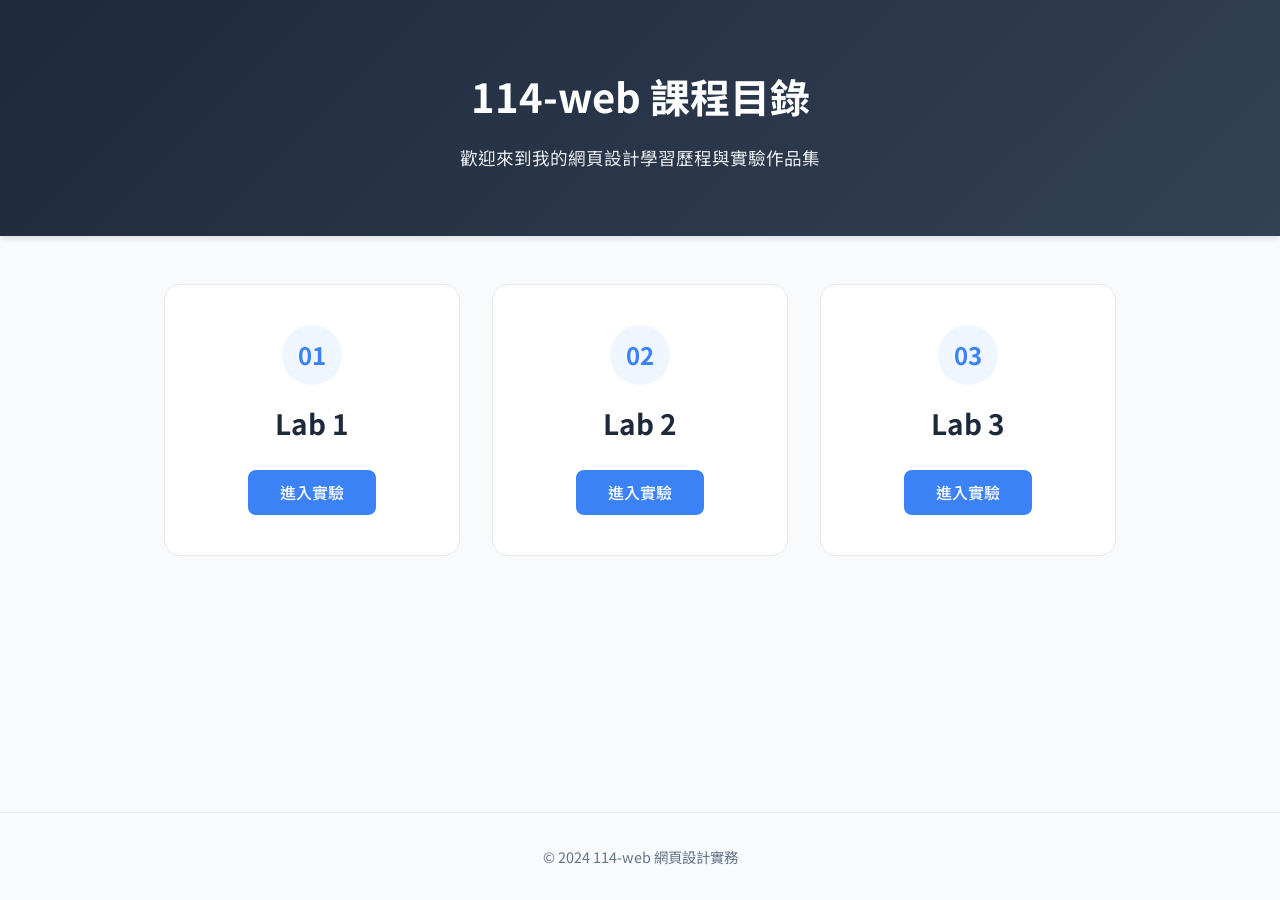
<file: index.html>
<!DOCTYPE html>
<html lang="zh-TW">
<head>
    <meta charset="UTF-8">
    <meta name="viewport" content="width=device-width, initial-scale=1.0">
    <title>114-web 課程實驗導覽</title>
    <!-- 使用 Google Fonts 提升質感 -->
    <link href="https://fonts.googleapis.com/css2?family=Noto+Sans+TC:wght@400;700&display=swap" rel="stylesheet">
    <style>
        :root {
            --primary-color: #3b82f6;
            --bg-color: #f8fafc;
            --card-bg: #ffffff;
            --text-main: #1e293b;
            --text-muted: #64748b;
        }

        * {
            box-sizing: border-box;
            margin: 0;
            padding: 0;
        }

        body {
            font-family: 'Noto Sans TC', sans-serif;
            background-color: var(--bg-color);
            color: var(--text-main);
            line-height: 1.6;
            display: flex;
            flex-direction: column;
            min-height: 100vh;
        }

        header {
            background: linear-gradient(135deg, #1e293b 0%, #334155 100%);
            color: white;
            padding: 4rem 2rem;
            text-align: center;
            box-shadow: 0 4px 6px -1px rgba(0, 0, 0, 0.1);
        }

        header h1 {
            font-size: 2.5rem;
            margin-bottom: 1rem;
        }

        header p {
            font-size: 1.1rem;
            opacity: 0.9;
        }

        main {
            flex: 1;
            max-width: 1000px;
            margin: 0 auto;
            padding: 3rem 1.5rem;
            width: 100%;
        }

        .lab-grid {
            display: grid;
            grid-template-columns: repeat(auto-fit, minmax(250px, 1fr));
            gap: 2rem;
        }

        .lab-card {
            background: var(--card-bg);
            border-radius: 1rem;
            padding: 2.5rem 2rem;
            text-align: center;
            transition: transform 0.3s ease, box-shadow 0.3s ease;
            text-decoration: none;
            color: inherit;
            border: 1px solid #e2e8f0;
            display: flex;
            flex-direction: column;
            align-items: center;
        }

        .lab-card:hover {
            transform: translateY(-8px);
            box-shadow: 0 20px 25px -5px rgba(0, 0, 0, 0.1);
            border-color: var(--primary-color);
        }

        .icon-circle {
            width: 60px;
            height: 60px;
            background-color: #eff6ff;
            border-radius: 50%;
            display: flex;
            align-items: center;
            justify-content: center;
            margin-bottom: 1rem;
            color: var(--primary-color);
            font-size: 1.5rem;
            font-weight: bold;
        }

        .lab-card h2 {
            margin-bottom: 1.5rem;
            font-size: 1.75rem;
        }

        .btn {
            display: inline-block;
            padding: 0.6rem 2rem;
            background-color: var(--primary-color);
            color: white;
            border-radius: 0.5rem;
            font-weight: 500;
            transition: background-color 0.2s;
        }

        .lab-card:hover .btn {
            background-color: #2563eb;
        }

        footer {
            text-align: center;
            padding: 2rem;
            color: var(--text-muted);
            font-size: 0.9rem;
            border-top: 1px solid #e2e8f0;
        }

        @media (max-width: 640px) {
            header {
                padding: 2.5rem 1rem;
            }
            header h1 {
                font-size: 1.8rem;
            }
        }
    </style>
</head>
<body>

    <header>
        <h1>114-web 課程目錄</h1>
        <p>歡迎來到我的網頁設計學習歷程與實驗作品集</p>
    </header>

    <main>
        <div class="lab-grid">
            <!-- Lab 1 連結 -->
            <a href="lab1/index.html" class="lab-card">
                <div class="icon-circle">01</div>
                <h2>Lab 1</h2>
                <div class="btn">進入實驗</div>
            </a>

            <!-- Lab 2 連結 -->
            <a href="lab2/index.html" class="lab-card">
                <div class="icon-circle">02</div>
                <h2>Lab 2</h2>
                <div class="btn">進入實驗</div>
            </a>

            <!-- Lab 3 連結 -->
            <a href="lab3/index.html" class="lab-card">
                <div class="icon-circle">03</div>
                <h2>Lab 3</h2>
                <div class="btn">進入實驗</div>
            </a>
        </div>
    </main>

    <footer>
        <p>&copy; 2024 114-web 網頁設計實務</p>
    </footer>

</body>
</html>
</file>
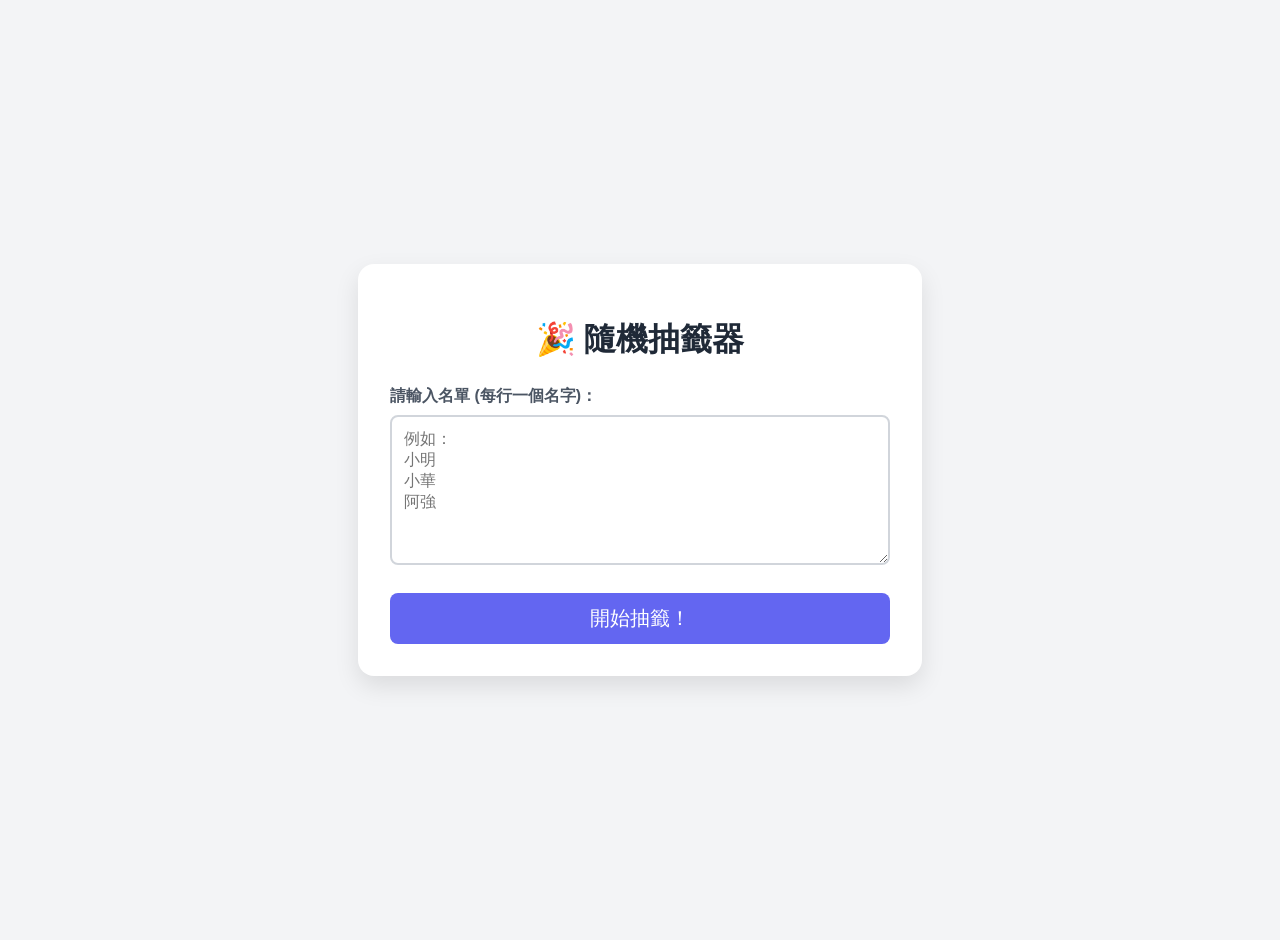
<file: lab1/index.html>
<!DOCTYPE html>
<html lang="zh-Hant">
<head>
    <meta charset="UTF-8">
    <meta name="viewport" content="width=device-width, initial-scale=1.0">
    <title>簡單隨機抽籤工具</title>
    <style>
        /* CSS 樣式設定 */
        :root {
            --primary-color: #6366f1;
            --primary-hover: #4f46e5;
            --bg-color: #f3f4f6;
            --card-bg: #ffffff;
        }

        body {
            font-family: "Microsoft JhengHei", -apple-system, BlinkMacSystemFont, "Segoe UI", Roboto, sans-serif;
            background-color: var(--bg-color);
            display: flex;
            justify-content: center;
            align-items: center;
            min-height: 100vh;
            margin: 0;
            padding: 20px;
        }

        .container {
            background-color: var(--card-bg);
            padding: 2rem;
            border-radius: 1rem;
            box-shadow: 0 10px 25px rgba(0, 0, 0, 0.1);
            width: 100%;
            max-width: 500px;
            text-align: center;
        }

        h1 {
            color: #1f2937;
            margin-bottom: 1.5rem;
        }

        .input-group {
            margin-bottom: 1.5rem;
            text-align: left;
        }

        label {
            display: block;
            margin-bottom: 0.5rem;
            color: #4b5563;
            font-weight: bold;
        }

        textarea {
            width: 100%;
            height: 150px;
            padding: 0.75rem;
            border: 2px solid #d1d5db;
            border-radius: 0.5rem;
            font-size: 1rem;
            resize: vertical;
            box-sizing: border-box;
            transition: border-color 0.2s;
        }

        textarea:focus {
            outline: none;
            border-color: var(--primary-color);
        }

        button {
            background-color: var(--primary-color);
            color: white;
            border: none;
            padding: 0.75rem 2rem;
            font-size: 1.25rem;
            border-radius: 0.5rem;
            cursor: pointer;
            width: 100%;
            transition: background-color 0.2s, transform 0.1s;
        }

        button:hover {
            background-color: var(--primary-hover);
        }

        button:active {
            transform: scale(0.98);
        }

        #result-container {
            margin-top: 2rem;
            padding: 1.5rem;
            border-radius: 0.5rem;
            background-color: #fef3c7;
            border: 2px dashed #f59e0b;
            display: none; /* 預設隱藏 */
        }

        #result-container.show {
            display: block;
            animation: bounceIn 0.5s ease-out;
        }

        .result-label {
            color: #92400e;
            font-size: 0.875rem;
            text-transform: uppercase;
            letter-spacing: 0.05em;
            margin-bottom: 0.5rem;
        }

        .winner-name {
            color: #b45309;
            font-size: 2.5rem;
            font-weight: 800;
            word-wrap: break-word;
        }

        /* 簡單的動畫效果 */
        @keyframes bounceIn {
            0% { transform: scale(0.3); opacity: 0; }
            50% { transform: scale(1.05); opacity: 1; }
            70% { transform: scale(0.9); }
            100% { transform: scale(1); }
        }

        .empty-message {
            color: #ef4444;
            margin-top: 0.5rem;
            font-size: 0.875rem;
            display: none;
        }
    </style>
</head>
<body>

    <div class="container">
        <h1>🎉 隨機抽籤器</h1>
        
        <div class="input-group">
            <label for="nameList">請輸入名單 (每行一個名字)：</label>
            <textarea id="nameList" placeholder="例如：&#10;小明&#10;小華&#10;阿強"></textarea>
            <div id="errorMsg" class="empty-message">請先輸入名單喔！</div>
        </div>

        <button onclick="drawLuckyOne()">開始抽籤！</button>

        <div id="result-container">
            <div class="result-label">✨ 中獎的是 ✨</div>
            <div id="winner" class="winner-name">?</div>
        </div>
    </div>

    <script>
        // JavaScript 邏輯處理
        function drawLuckyOne() {
            const textarea = document.getElementById('nameList');
            const resultContainer = document.getElementById('result-container');
            const winnerDisplay = document.getElementById('winner');
            const errorMsg = document.getElementById('errorMsg');

            // 1. 取得文字內容並處理
            // .split('\n') 依照換行分割成陣列
            // .map(s => s.trim()) 去除每個名字前後的空白
            // .filter(s => s !== '') 過濾掉空白行
            const names = textarea.value.split('\n')
                .map(name => name.trim())
                .filter(name => name !== '');

            // 2. 檢查名單是否為空
            if (names.length === 0) {
                errorMsg.style.display = 'block';
                resultContainer.classList.remove('show');
                return;
            }

            // 隱藏錯誤訊息
            errorMsg.style.display = 'none';

            // 3. 執行隨機抽選
            // Math.random() 產生 0~1 之間的浮點數
            // 乘以長度後用 Math.floor 取整數，得到隨機的陣列索引
            const randomIndex = Math.floor(Math.random() * names.length);
            const winner = names[randomIndex];

            // 4. 顯示結果
            winnerDisplay.textContent = winner;
            
            // 重新觸發動畫（先移除 class 再加上去）
            resultContainer.classList.remove('show');
            void resultContainer.offsetWidth; // 觸發重繪 (Reflow) 以重啟動畫
            resultContainer.classList.add('show');
        }
    </script>
</body>
</html>
</file>
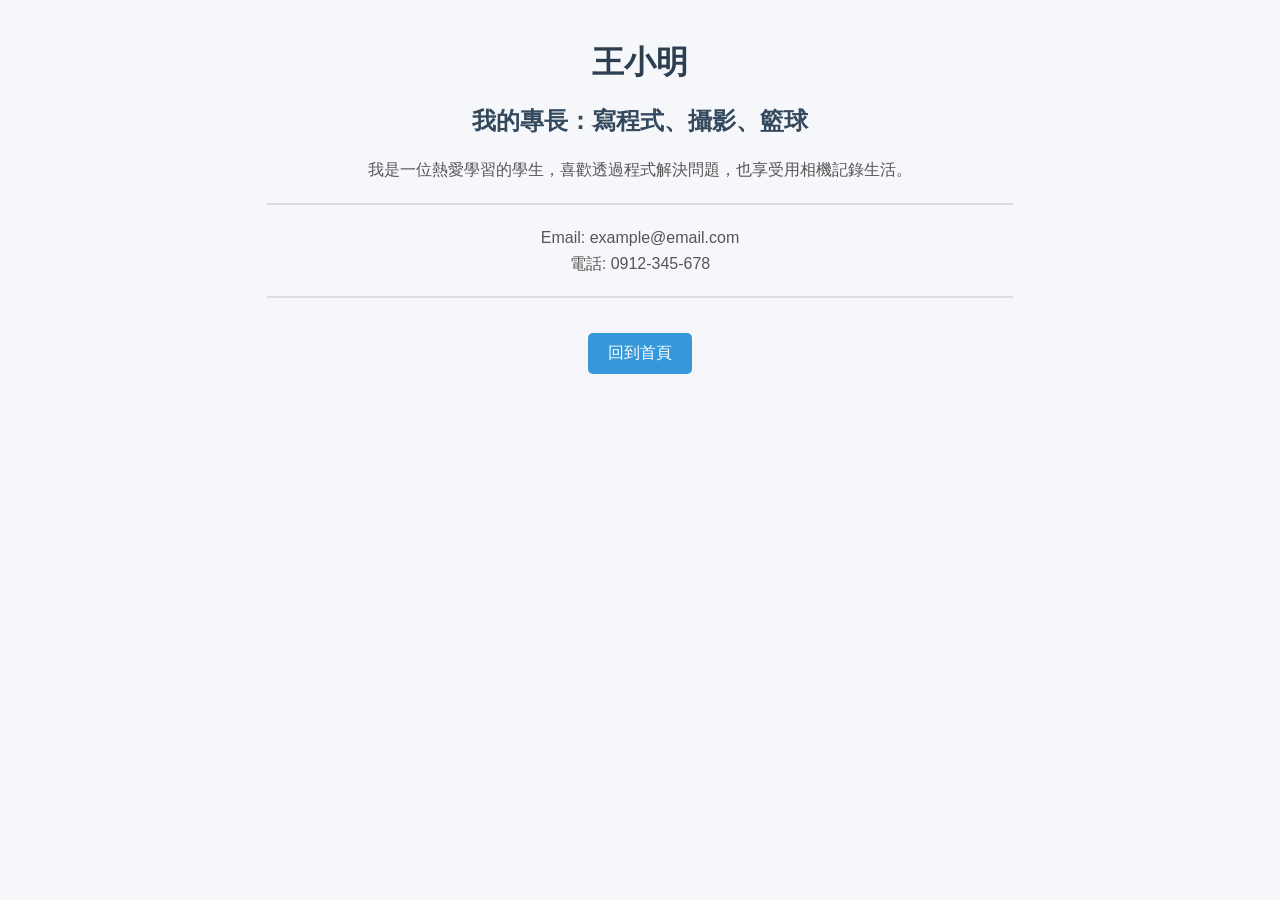
<file: lab2/index.html>
<!DOCTYPE html>
<html lang="zh-Hant">
<head>
    <meta charset="UTF-8"> <!-- 設定網頁編碼，避免中文亂碼 -->
    <meta name="viewport" content="width=device-width, initial-scale=1.0"> <!-- 讓手機也能正常顯示 -->
    <title>關於我</title> <!-- 瀏覽器分頁上顯示的標題 -->
    <link rel="stylesheet" href="style.css"> <!-- 連結外部CSS檔案，讓網頁更美觀 -->
</head>
<body>
    <!-- 主標題：我的名字 -->
    <h1>王小明</h1>

    <!-- 副標題：我的專長 -->
    <h2>我的專長：寫程式、攝影、籃球</h2>

    <!-- 自我介紹段落 -->
    <p>
        我是一位熱愛學習的學生，喜歡透過程式解決問題，也享受用相機記錄生活。
    </p>

    <!-- 分隔線 -->
    <hr>

    <!-- 聯絡資訊 -->
    <p>
        Email: example@email.com<br>
        電話: 0912-345-678
    </p>

    <hr>

    <!-- 回首頁 -->
    <a href="index.html">回到首頁</a>
</body>
</html>
</file>
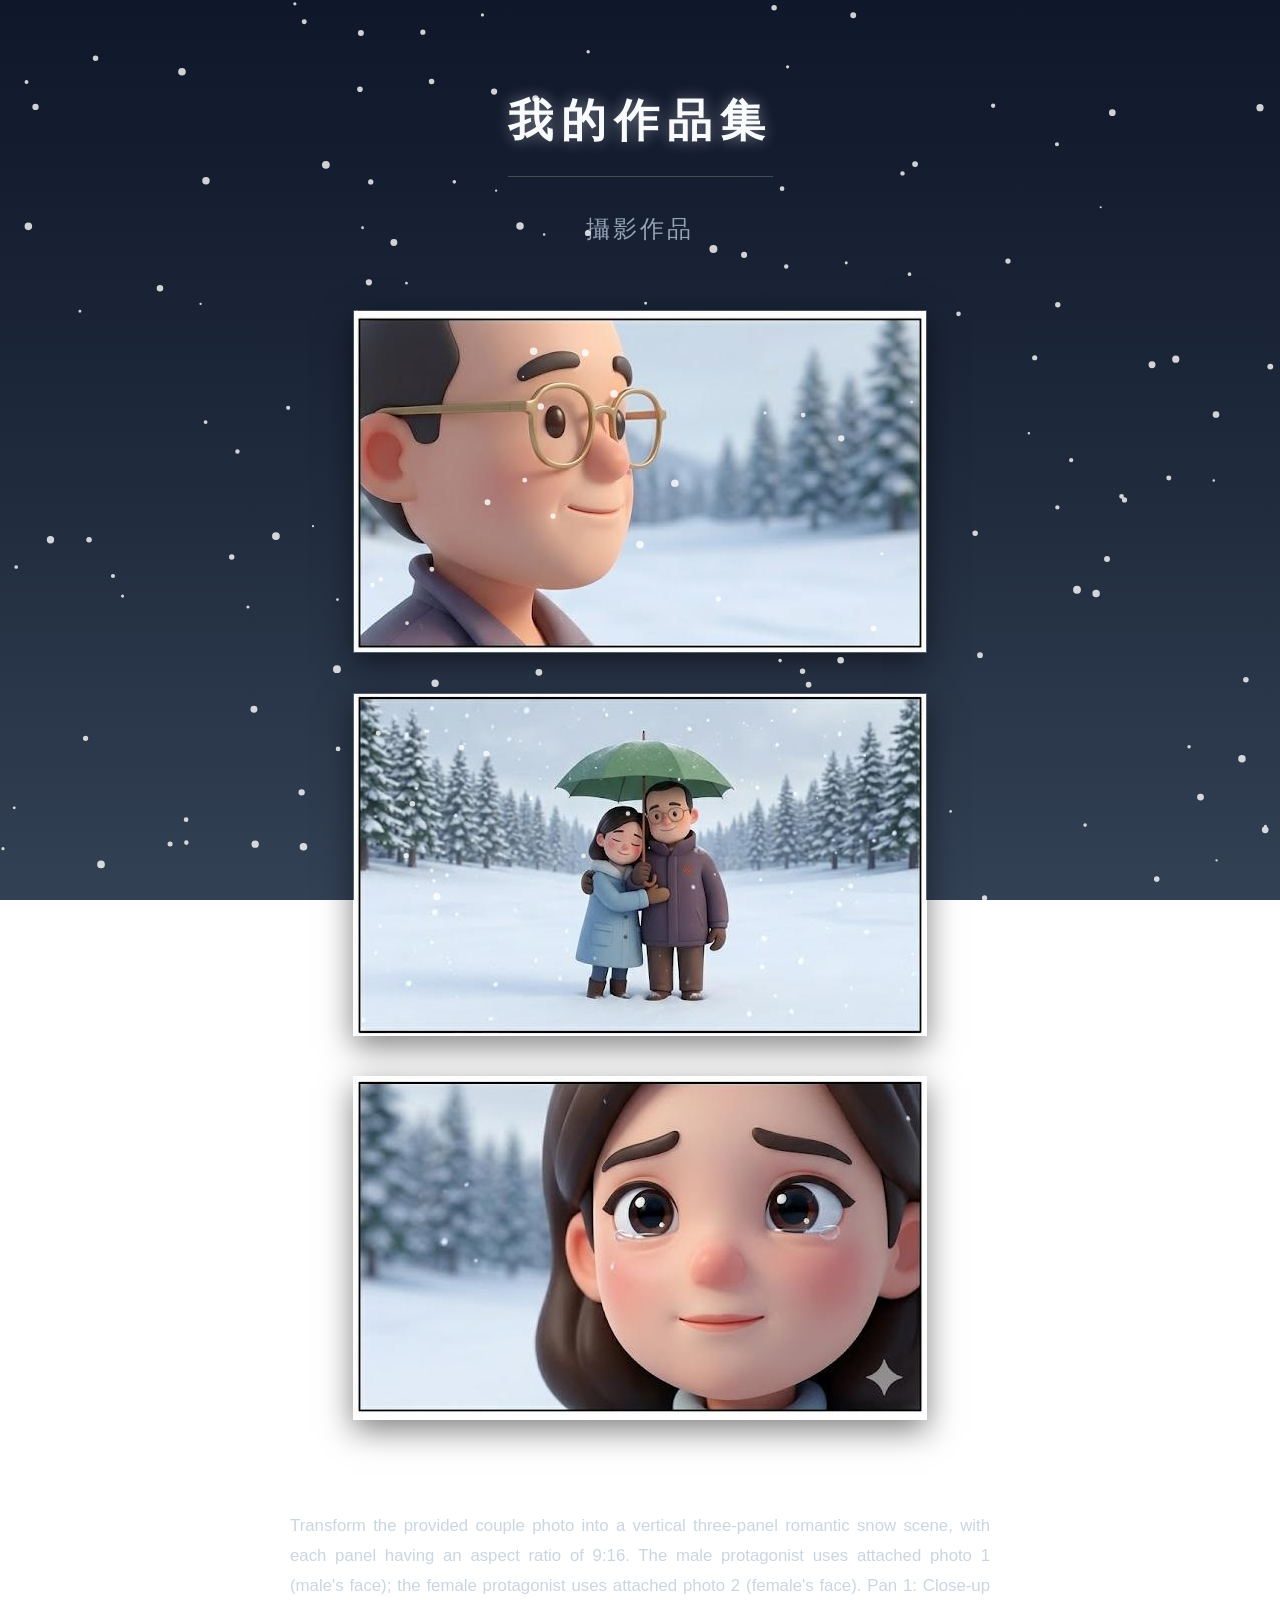
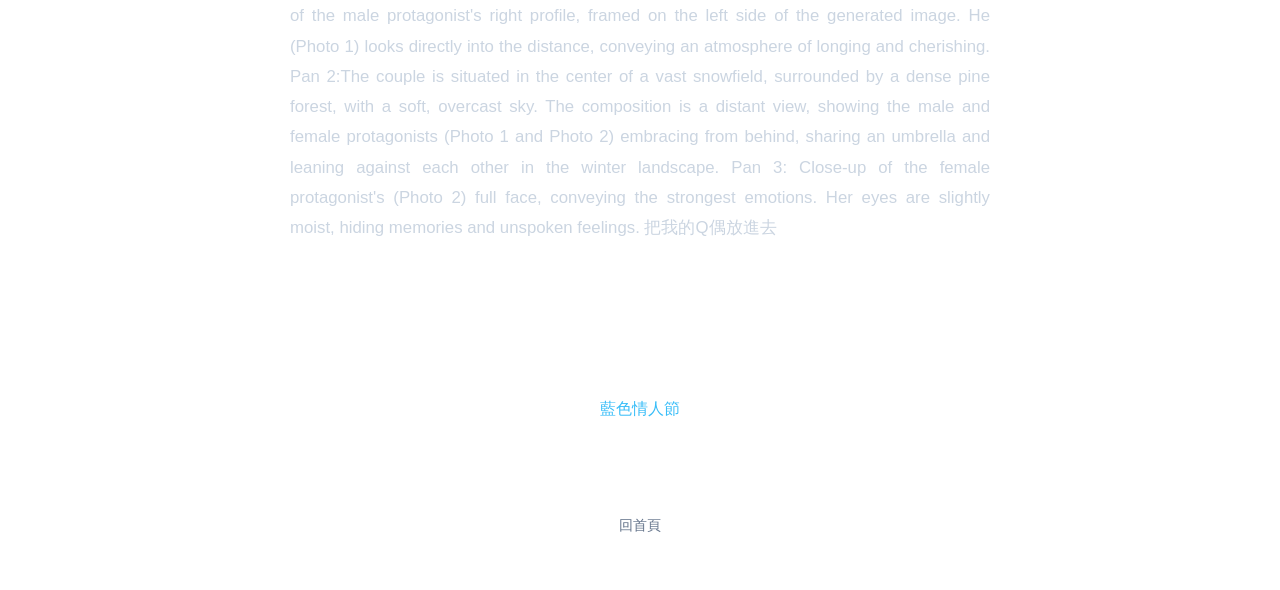
<file: lab3/index.html>
<!DOCTYPE html>
<html lang="en">
<head>
    <meta charset="UTF-8">
    <meta http-equiv="X-UA-Compatible" content="IE=edge">
    <meta name="viewport" content="width=device-width, initial-scale=1.0">
    <title>Lab3：圖片與超連結頁面</title>
    <link rel="stylesheet" href="style.css">
</head>
<body>
    <h1>我的作品集</h1>
    <h2>攝影作品</h2>
    <img src="p1.jpg" alt="側臉">
    <img src="p2.jpg" alt="情侶">
    <img src="p3.jpg" alt="隨便">
    <p>Transform the provided couple photo into a vertical three-panel romantic snow scene, with each panel having an aspect ratio of 9:16. The male protagonist uses attached photo 1 (male's face); the female protagonist uses attached photo 2 (female's face).
        Pan 1: Close-up of the male protagonist's right profile, framed on the left side of the generated image. He (Photo 1) looks directly into the distance, conveying an atmosphere of longing and cherishing.
        Pan 2:The couple is situated in the center of a vast snowfield, surrounded by a dense pine forest, with a soft, overcast sky. The composition is a distant view, showing the male and female protagonists (Photo 1 and Photo 2) embracing from behind, sharing an umbrella and leaning against each other in the winter landscape.
        Pan 3: Close-up of the female protagonist's (Photo 2) full face, conveying the strongest emotions. Her eyes are slightly moist, hiding memories and unspoken feelings.
        把我的Q偶放進去
    </p>
    <hr>
    <a href="https://youtu.be/EmeW6li6bbo?si=u354qNHXnVOaYru9" target="_blank">藍色情人節</a>
    <br><br>
    <a href="../index.html">回首頁</a>
    <script>
        function createSnow() {
            // 創建一個 Canvas 畫布
            const canvas = document.createElement('canvas');
            document.body.appendChild(canvas);
            const ctx = canvas.getContext('2d');
    
            // 設定畫布樣式，使其覆蓋全螢幕且不干擾點擊
            canvas.style.position = 'fixed';
            canvas.style.top = '0';
            canvas.style.left = '0';
            canvas.style.pointerEvents = 'none'; // 讓滑鼠可以穿透雪花點擊按鈕
            canvas.style.zIndex = '1000';
    
            let width, height, flakes;
    
            function resize() {
                width = canvas.width = window.innerWidth;
                height = canvas.height = window.innerHeight;
                flakes = [];
                for (let i = 0; i < 150; i++) { // 雪花數量
                    flakes.push({
                        x: Math.random() * width,
                        y: Math.random() * height,
                        r: Math.random() * 3 + 1, // 雪花半徑
                        d: Math.random() * 1      // 飄落速度
                    });
                }
            }
    
            function draw() {
                ctx.clearRect(0, 0, width, height);
                ctx.fillStyle = "rgba(255, 255, 255, 0.8)";
                ctx.beginPath();
                for (let i = 0; i < flakes.length; i++) {
                    const f = flakes[i];
                    ctx.moveTo(f.x, f.y);
                    ctx.arc(f.x, f.y, f.r, 0, Math.PI * 2, true);
                }
                ctx.fill();
                move();
            }
    
            function move() {
                for (let i = 0; i < flakes.length; i++) {
                    const f = flakes[i];
                    f.y += Math.pow(f.d, 2) + 1; // 垂直下落
                    f.x += Math.sin(f.y / 30);    // 左右輕微晃動
    
                    // 如果雪花掉出螢幕，回到頂部
                    if (f.y > height) {
                        flakes[i] = { x: Math.random() * width, y: -10, r: f.r, d: f.d };
                    }
                }
            }
    
            window.addEventListener('resize', resize);
            resize();
            
            function animate() {
                draw();
                requestAnimationFrame(animate);
            }
            animate();
        }
    
        // 啟動雪花
        createSnow();
    </script>
</body>
</html>
</file>
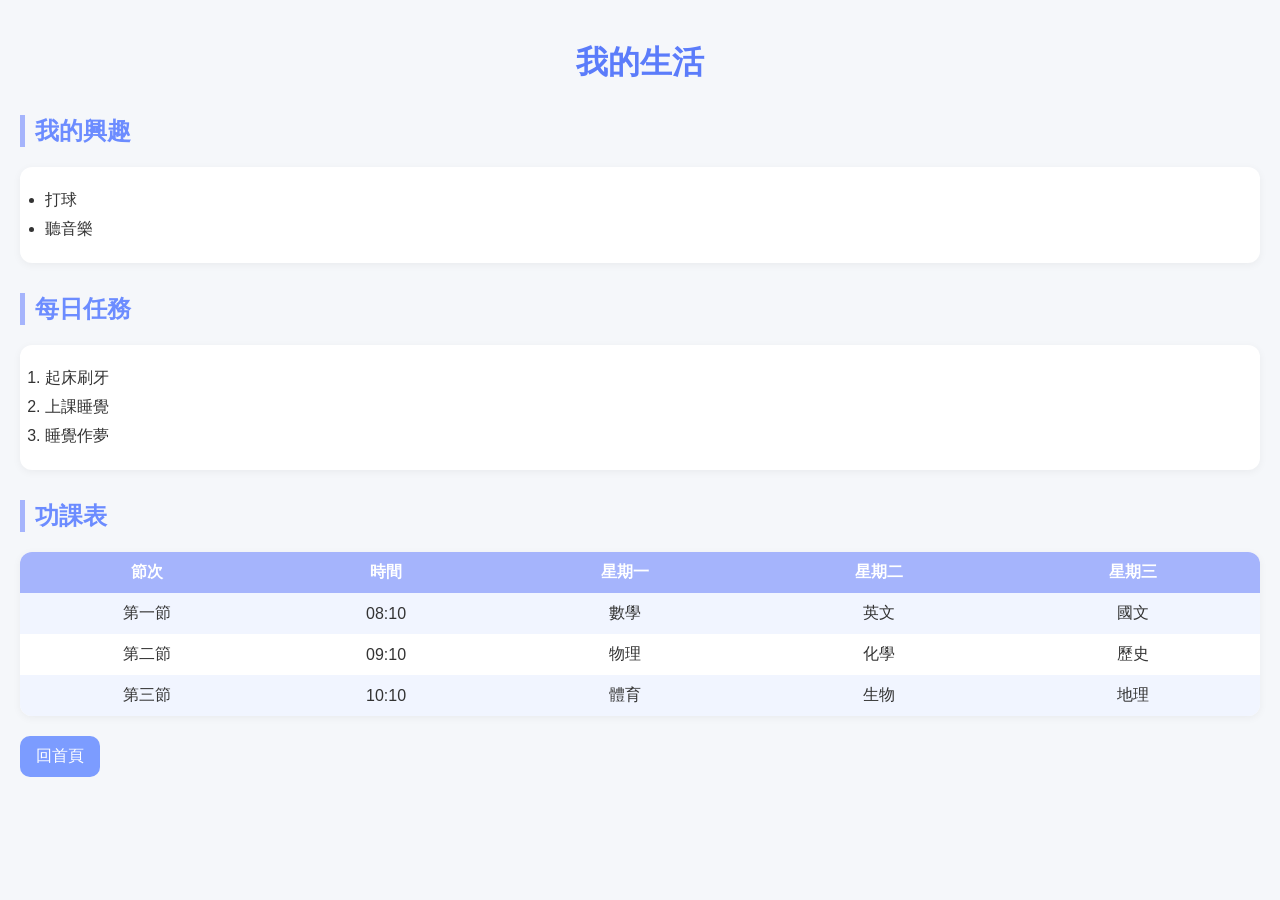
<file: lab4/index.html>
<!DOCTYPE html>
<html lang="en">

<head>
    <meta charset="UTF-8">
    <meta name="viewport" content="width=device-width, initial-scale=1.0">
    <title>Lab4</title>
    <link rel="stylesheet" href="style.css">
</head>

<body>
    <h1>我的生活</h1>
    <h2>我的興趣</h2>
    <ul>
        <li>打球</li>
        <li>聽音樂</li>
    </ul>
    <h2>每日任務</h2>
    <ol>
        <li>起床刷牙</li>
        <li>上課睡覺</li>
        <li>睡覺作夢</li>
    </ol>
    <h2>功課表</h2>
    <table>
        <tr>
            <th>節次</th>
            <th>時間</th>
            <th>星期一</th>
            <th>星期二</th>
            <th>星期三</th>
        </tr>
        <tr>
            <td>第一節</td>
            <td>08:10</td>
            <td>數學</td>
            <td>英文</td>
            <td>國文</td>
        </tr>
        <tr>
            <td>第二節</td>
            <td>09:10</td>
            <td>物理</td>
            <td>化學</td>
            <td>歷史</td>
        </tr>
        <tr>
            <td>第三節</td>
            <td>10:10</td>
            <td>體育</td>
            <td>生物</td>
            <td>地理</td>
        </tr>
    </table>

    <a href="../index.html">回首頁</a>
</body>

</html>
</file>
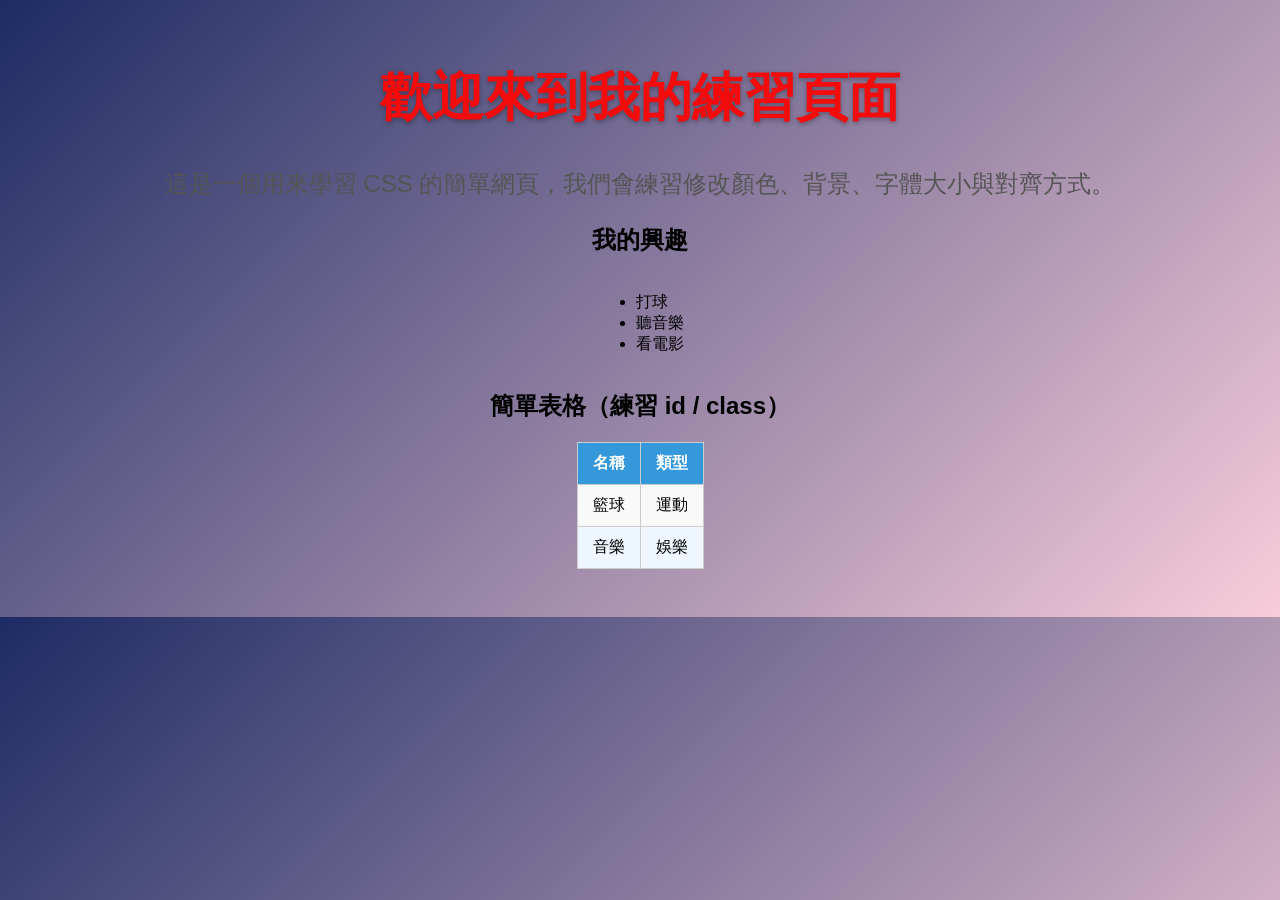
<file: lab5/index.html>
<!DOCTYPE html>
<html lang="zh-Hant">
<head>
    <meta charset="UTF-8">
    <meta name="viewport" content="width=device-width, initial-scale=1.0">
    <title>CSS 練習頁面</title>
    <link rel="stylesheet" href="style.css">
</head>
<body>
    <h1>歡迎來到我的練習頁面</h1>

    <p>
        這是一個用來學習 CSS 的簡單網頁，我們會練習修改顏色、背景、字體大小與對齊方式。
    </p>

    <h2>我的興趣</h2>
    <ul>
        <li>打球</li>
        <li>聽音樂</li>
        <li>看電影</li>
    </ul>

    <h2>簡單表格（練習 id / class）</h2>
    <table id="my-table">
        <tr>
            <th>名稱</th>
            <th>類型</th>
        </tr>
        <tr class="row1">
            <td>籃球</td>
            <td>運動</td>
        </tr>
        <tr class="row2">
            <td>音樂</td>
            <td>娛樂</td>
        </tr>
    </table>
</body>
</html>
</file>
<file: lab2/style.css>
/* 整體頁面設定 */
body {
    font-family: Arial, sans-serif;
    background-color: #f5f7fa;
    margin: 0;
    padding: 20px;
    text-align: center;
}

/* 主標題 */
h1 {
    color: #2c3e50;
    margin-bottom: 10px;
}

/* 副標題 */
h2 {
    color: #34495e;
    margin-bottom: 20px;
}

/* 段落 */
p {
    color: #555;
    line-height: 1.6;
}

/* 分隔線 */
hr {
    margin: 20px auto;
    width: 60%;
    border: 1px solid #ddd;
}

/* 連結按鈕 */
a {
    display: inline-block;
    margin-top: 15px;
    padding: 10px 20px;
    background-color: #3498db;
    color: white;
    text-decoration: none;
    border-radius: 5px;
}

/* 滑鼠移上效果 */
a:hover {
    background-color: #2980b9;
}
</file>
<file: lab3/style.css>
/* 1. 基礎設定：深藍色漸層背景 */
body {
    background: linear-gradient(180deg, #0f172a 0%, #1e293b 50%, #334155 100%);
    background-attachment: fixed; /* 固定背景，增加滾動時的深度感 */
    color: #f1f5f9; /* 淺灰色文字，避免純白刺眼 */
    font-family: "PingFang TC", "Microsoft JhengHei", "Segoe UI", sans-serif;
    line-height: 1.8;
    margin: 0;
    padding: 50px 20px;
    display: flex;
    flex-direction: column;
    align-items: center;
    min-height: 100vh;
    overflow-x: hidden; /* 防止雪花造成水平捲軸 */
}

/* 2. 標題：增加發光感 (Glow Effect) */
h1 {
    font-size: 2.8rem;
    letter-spacing: 8px;
    color: #f8fafc;
    text-shadow: 0 0 15px rgba(255, 255, 255, 0.4);
    margin-bottom: 10px;
    border-bottom: 1px solid rgba(255, 255, 255, 0.2);
    padding-bottom: 15px;
}

h2 {
    font-weight: 300;
    letter-spacing: 3px;
    color: #94a3b8;
    margin-bottom: 40px;
}

/* 3. 圖片樣式：極簡相框與光暈 */
img {
    max-width: 85%;
    height: auto;
    margin: 20px 0;
    border: 1px solid rgba(255, 255, 255, 0.2);
    box-shadow: 0 10px 30px rgba(0, 0, 0, 0.5);
    transition: all 0.5s ease;
}

img:hover {
    transform: translateY(-5px);
    box-shadow: 0 15px 40px rgba(148, 163, 184, 0.3);
    border-color: rgba(255, 255, 255, 0.5);
}

/* 4. 文字描述區塊：毛玻璃質感 */
p {
    max-width: 700px;
    background: rgba(255, 255, 255, 0.05); /* 極低透明度 */
    padding: 30px;
    border-radius: 4px;
    backdrop-filter: blur(10px); /* 毛玻璃模糊核心 */
    -webkit-backdrop-filter: blur(10px);
    border: 1px solid rgba(255, 255, 255, 0.1);
    margin: 40px 0;
    font-size: 1.05rem;
    color: #cbd5e1;
    text-align: justify;
}

/* 5. 分隔線 */
hr {
    width: 100px;
    border: 0;
    height: 1px;
    background: rgba(255, 255, 255, 0.3);
    margin: 40px 0;
}

/* 6. 超連結樣式 */
a {
    color: #38bdf8; /* 明亮的星空藍 */
    text-decoration: none;
    font-weight: 500;
    transition: all 0.3s ease;
    border-bottom: 1px solid transparent;
}

a:hover {
    color: #ffffff;
    border-bottom: 1px solid #ffffff;
    text-shadow: 0 0 8px rgba(56, 189, 248, 0.6);
}

/* 回首頁按鈕 */
a[href="../index.html"] {
    margin-top: 30px;
    font-size: 0.9rem;
    color: #64748b;
}

a[href="../index.html"]:hover {
    color: #94a3b8;
}

/* 針對行動裝置優化 */
@media (max-width: 600px) {
    h1 { font-size: 1.8rem; }
    body { padding: 30px 15px; }
}
</file>
<file: lab4/style.css>
/* 全域設定 */
body {
    font-family: "Segoe UI", "Noto Sans TC", sans-serif;
    background-color: #f5f7fa;
    color: #333;
    margin: 0;
    padding: 20px;
}

/* 標題 */
h1 {
    text-align: center;
    color: #5b7cfa;
    margin-bottom: 10px;
}

h2 {
    color: #6c8cff;
    margin-top: 30px;
    border-left: 5px solid #a5b4fc;
    padding-left: 10px;
}

/* 清單 */
ul, ol {
    background-color: #ffffff;
    padding: 15px 25px;
    border-radius: 12px;
    box-shadow: 0 2px 8px rgba(0, 0, 0, 0.05);
}

li {
    margin: 8px 0;
}

/* 表格 */
table {
    width: 100%;
    border-collapse: collapse;
    margin-top: 15px;
    background-color: #ffffff;
    border-radius: 12px;
    overflow: hidden;
    box-shadow: 0 2px 8px rgba(0, 0, 0, 0.05);
}

th {
    background-color: #a5b4fc;
    color: white;
    padding: 10px;
}

td {
    padding: 10px;
    text-align: center;
}

/* 表格斑馬紋 */
tr:nth-child(even) {
    background-color: #f1f5ff;
}

/* 連結按鈕 */
a {
    display: inline-block;
    margin-top: 20px;
    padding: 10px 16px;
    background-color: #7c9cff;
    color: white;
    text-decoration: none;
    border-radius: 10px;
    transition: 0.3s;
}

a:hover {
    background-color: #5b7cfa;
}
</file>
<file: lab5/style.css>
h1 {
    color: #f40b0b;
    font-size: 52px;
    text-shadow: 0 2px 5px rgba(0,0,0,0.3);
}

body {
    background-color: #f5f7fa;
    font-family: Arial, sans-serif;
    text-align: center;
    padding: 20px;
    background: linear-gradient(135deg, #1d2b64, #f8cdda);
    
}

p {
    font-size: 24px;
    color: #555;

}

ul {
  display: inline-block;
  text-align: left;
}

table {
  margin: 20px auto;
  border-collapse: collapse;
}

th,
td {
  border: 1px solid #ccc;
  padding: 10px 15px;
}

th {
  background-color: #3498db;
  color: white;
}

#my-table {
  background-color: white;
}

.row1 {
  background-color: #f9f9f9;
}

.row2 {
  background-color: #eef6ff;
}
</file>
